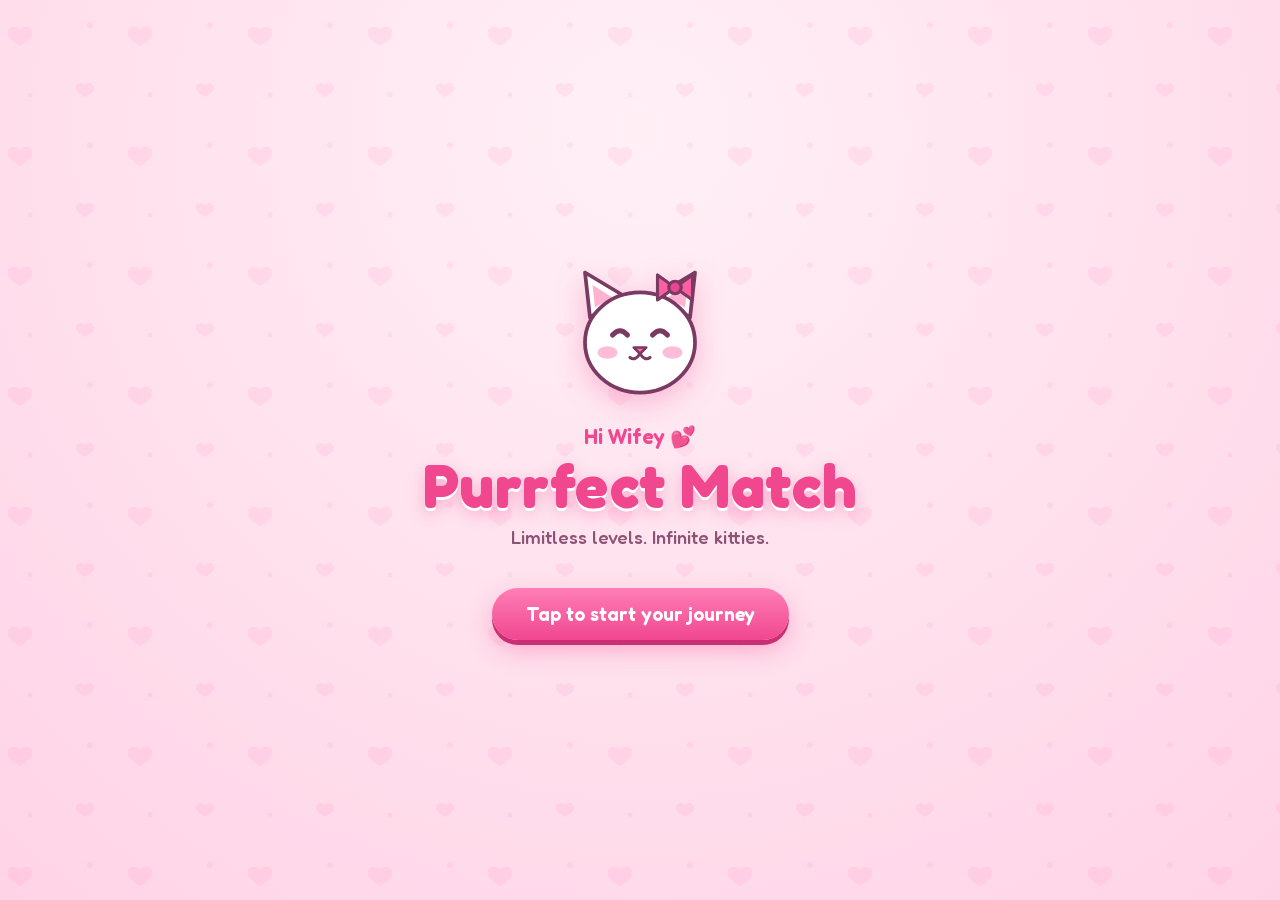
<file: index.html>
<!doctype html>
<html lang="en">
<head>
  <meta charset="utf-8">
  <script>
    // The game now lives at orangezebra.cloud (all on Cloudflare). Forward the old
    // GitHub Pages link, keeping any ?level= or #restore= part.
    if (location.hostname.endsWith("github.io")) location.replace("https://orangezebra.cloud/" + location.search + location.hash);
  </script>
  <meta name="viewport" content="width=device-width, initial-scale=1, user-scalable=no, viewport-fit=cover">
  <meta name="theme-color" content="#ff6fae">
  <title>Purrfect Match</title>
  <meta name="description" content="A cat-themed match-3 game with limitless levels.">
  <link rel="manifest" href="manifest.webmanifest">
  <link rel="icon" href="assets/icons/icon-192.png">
  <link rel="apple-touch-icon" href="assets/icons/icon-192.png">
  <link rel="preload" href="assets/fonts/fredoka-latin.woff2" as="font" type="font/woff2" crossorigin>
  <link rel="stylesheet" href="styles/main.css">
  <link rel="stylesheet" href="styles/juice.css">
  <link rel="stylesheet" href="styles/boosters.css">
</head>
<body>
  <div id="title-screen">
    <div class="floaties" aria-hidden="true">
      <span>♥</span><span>✦</span><span>♥</span><span>✿</span><span>♥</span><span>✦</span><span>♥</span><span>✿</span>
    </div>
    <div class="cat-mark" aria-hidden="true">
      <svg viewBox="0 0 120 120" width="150" height="150">
        <path d="M20 46 L16 10 L46 28 Z" fill="#fff" stroke="#7a3a62" stroke-width="3" stroke-linejoin="round"/>
        <path d="M100 46 L104 10 L74 28 Z" fill="#fff" stroke="#7a3a62" stroke-width="3" stroke-linejoin="round"/>
        <path d="M24 38 L22 20 L38 30 Z" fill="#ffb3d1"/>
        <path d="M96 38 L98 20 L82 30 Z" fill="#ffb3d1"/>
        <ellipse cx="60" cy="66" rx="44" ry="40" fill="#fff" stroke="#7a3a62" stroke-width="3"/>
        <path d="M38 60 Q44 53 50 60" stroke="#7a3a62" stroke-width="4" fill="none" stroke-linecap="round"/>
        <path d="M70 60 Q76 53 82 60" stroke="#7a3a62" stroke-width="4" fill="none" stroke-linecap="round"/>
        <ellipse cx="34" cy="74" rx="8" ry="5" fill="#ff8fc0" opacity="0.6"/>
        <ellipse cx="86" cy="74" rx="8" ry="5" fill="#ff8fc0" opacity="0.6"/>
        <path d="M55 70 L65 70 L60 75 Z" fill="#ff6fae" stroke="#7a3a62" stroke-width="2" stroke-linejoin="round"/>
        <path d="M60 75 Q56 81 52 78 M60 75 Q64 81 68 78" stroke="#7a3a62" stroke-width="2.5" fill="none" stroke-linecap="round"/>
        <path d="M88 22 L74 12 L74 32 Z M88 22 L102 12 L102 32 Z" fill="#ff5fa2" stroke="#7a3a62" stroke-width="2.5" stroke-linejoin="round"/>
        <circle cx="88" cy="22" r="5" fill="#e8458f" stroke="#7a3a62" stroke-width="2.5"/>
      </svg>
    </div>
    <p class="hello">Hi Wifey 💕</p>
    <h1>Purrfect Match</h1>
    <p class="tagline">Limitless levels. Infinite kitties.</p>
    <p class="status">Tap to play 🐾</p>
  </div>

  <canvas id="game" hidden></canvas>

  <script type="module" src="src/main.js"></script>
</body>
</html>
</file>
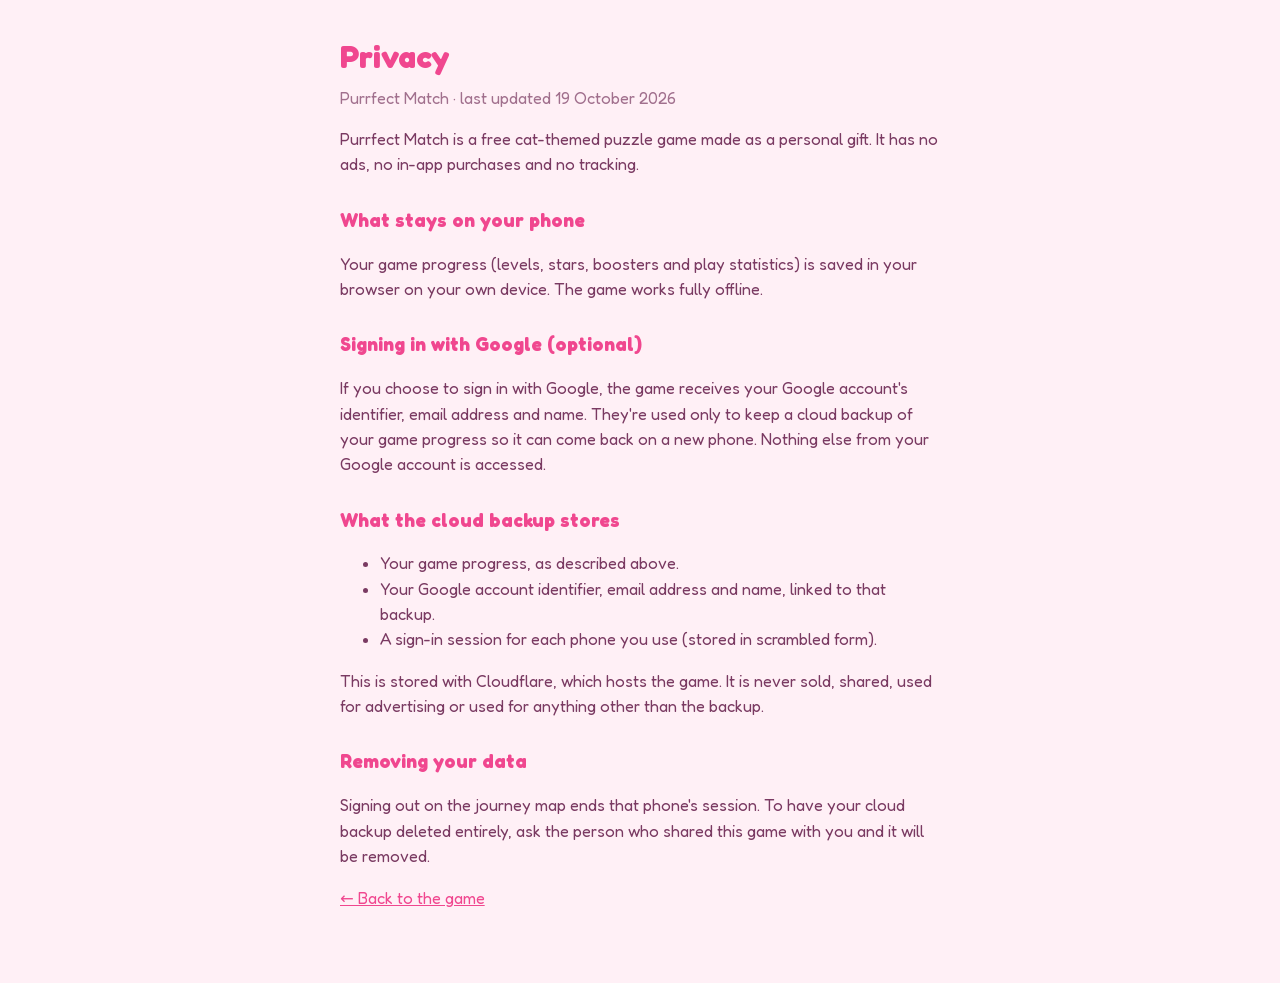
<file: privacy.html>
<!doctype html>
<html lang="en">
<head>
  <meta charset="utf-8">
  <meta name="viewport" content="width=device-width, initial-scale=1">
  <meta name="theme-color" content="#ff6fae">
  <title>Privacy — Purrfect Match</title>
  <link rel="icon" href="assets/icons/icon-192.png">
  <style>
    @font-face { font-family: "Fredoka"; src: url("assets/fonts/fredoka-latin.woff2") format("woff2"); font-weight: 400 700; }
    :root { --ink: #7a3a62; --accent: #f0478f; --bg: #fff0f6; }
    * { box-sizing: border-box; }
    body { margin: 0; font-family: "Fredoka", system-ui, sans-serif; color: var(--ink); background: var(--bg); line-height: 1.55; }
    main { max-width: 640px; margin: 0 auto; padding: 32px 20px 56px; }
    h1 { color: var(--accent); font-size: 2rem; margin: 0 0 4px; }
    h2 { color: var(--accent); font-size: 1.2rem; margin: 28px 0 6px; }
    p, li { font-size: 1.02rem; }
    .updated { opacity: 0.7; margin-top: 0; }
    a { color: var(--accent); }
  </style>
</head>
<body>
  <main>
    <h1>Privacy</h1>
    <p class="updated">Purrfect Match · last updated 19 October 2026</p>

    <p>Purrfect Match is a free cat-themed puzzle game made as a personal gift. It has no ads,
      no in-app purchases and no tracking.</p>

    <h2>What stays on your phone</h2>
    <p>Your game progress (levels, stars, boosters and play statistics) is saved in your
      browser on your own device. The game works fully offline.</p>

    <h2>Signing in with Google (optional)</h2>
    <p>If you choose to sign in with Google, the game receives your Google account's
      identifier, email address and name. They're used only to keep a cloud backup of your
      game progress so it can come back on a new phone. Nothing else from your Google
      account is accessed.</p>

    <h2>What the cloud backup stores</h2>
    <ul>
      <li>Your game progress, as described above.</li>
      <li>Your Google account identifier, email address and name, linked to that backup.</li>
      <li>A sign-in session for each phone you use (stored in scrambled form).</li>
    </ul>
    <p>This is stored with Cloudflare, which hosts the game. It is never sold, shared,
      used for advertising or used for anything other than the backup.</p>

    <h2>Removing your data</h2>
    <p>Signing out on the journey map ends that phone's session. To have your cloud backup
      deleted entirely, ask the person who shared this game with you and it will be removed.</p>

    <p><a href="./">← Back to the game</a></p>
  </main>
</body>
</html>
</file>
<file: styles/main.css>
@font-face {
  font-family: "Fredoka";
  src: url("../assets/fonts/fredoka-latin.woff2") format("woff2");
  font-weight: 400 700;
  font-display: swap;
}

:root {
  --bg: #fff0f6;
  --bg-deep: #ffd3e6;
  --ink: #7a3a62;          /* plum: softer than black, still readable */
  --accent: #ff7eb6;
  --accent-deep: #f0478f;
  --accent-shadow: #c92f72;
  --lilac: #c8a2ff;
  --card: #fffafc;
}

* { margin: 0; padding: 0; box-sizing: border-box; }

html, body {
  height: 100%;
  overflow: hidden;
  font-family: "Fredoka", "Baloo 2", system-ui, sans-serif;
  color: var(--ink);
  -webkit-tap-highlight-color: transparent;
  touch-action: manipulation;
  user-select: none;
  -webkit-user-select: none;
}

/* Soft pink gradient with a faint scatter of hearts behind everything. */
body {
  background:
    url("data:image/svg+xml,%3Csvg xmlns='http://www.w3.org/2000/svg' width='120' height='120'%3E%3Cg fill='%23ff7eb6' fill-opacity='0.12'%3E%3Cpath d='M20 30c-4-6-14-3-12 5 1 5 12 11 12 11s11-6 12-11c2-8-8-11-12-5z'/%3E%3Cpath d='M85 85c-3-4-10-2-9 4 1 4 9 8 9 8s8-4 9-8c1-6-6-8-9-4z'/%3E%3Ccircle cx='90' cy='25' r='3'/%3E%3Ccircle cx='30' cy='95' r='2.5'/%3E%3C/g%3E%3C/svg%3E"),
    radial-gradient(circle at 50% 15%, var(--bg) 0%, var(--bg-deep) 100%);
  background-color: var(--bg);
}

[hidden] { display: none !important; }

/* ---- Title screen ---- */

#title-screen {
  position: relative;
  height: 100%;
  display: flex;
  flex-direction: column;
  align-items: center;
  justify-content: center;
  gap: 10px;
  text-align: center;
  padding: 24px;
  cursor: pointer;
  overflow: hidden;
}

.cat-mark {
  animation: bob 2.4s ease-in-out infinite;
  filter: drop-shadow(0 8px 14px rgba(240, 71, 143, 0.3));
}

h1 {
  font-size: clamp(2.6rem, 11vw, 3.8rem);
  font-weight: 700;
  line-height: 1;
  color: var(--accent-deep);
  text-shadow: 0 3px 0 #fff, 0 6px 16px rgba(240, 71, 143, 0.35);
  letter-spacing: 0.5px;
}

.tagline { font-size: 1.15rem; font-weight: 500; opacity: 0.85; }

.status {
  margin-top: 30px;
  font-size: 1.2rem;
  font-weight: 600;
  color: #fff;
  background: linear-gradient(180deg, var(--accent), var(--accent-deep));
  border-radius: 999px;
  padding: 14px 34px;
  box-shadow: 0 5px 0 var(--accent-shadow), 0 10px 24px rgba(240, 71, 143, 0.35);
  animation: breathe 1.8s ease-in-out infinite;
}

.floaties { position: absolute; inset: 0; pointer-events: none; }

.floaties span {
  position: absolute;
  bottom: -40px;
  color: var(--accent);
  opacity: 0;
  animation: float-up 9s linear infinite;
}

.floaties span:nth-child(1) { left: 8%;  font-size: 26px; animation-delay: 0s; }
.floaties span:nth-child(2) { left: 22%; font-size: 18px; animation-delay: 2.5s; color: var(--lilac); }
.floaties span:nth-child(3) { left: 38%; font-size: 20px; animation-delay: 5s; }
.floaties span:nth-child(4) { left: 52%; font-size: 22px; animation-delay: 1.2s; color: #ffb3d1; }
.floaties span:nth-child(5) { left: 66%; font-size: 30px; animation-delay: 3.8s; }
.floaties span:nth-child(6) { left: 78%; font-size: 16px; animation-delay: 6.4s; color: var(--lilac); }
.floaties span:nth-child(7) { left: 90%; font-size: 22px; animation-delay: 0.6s; }
.floaties span:nth-child(8) { left: 14%; font-size: 20px; animation-delay: 7.2s; color: #ffb3d1; }

/* ---- Game ---- */

#game {
  display: block;
  position: fixed;
  inset: 0;
  width: 100vw;
  height: 100dvh;
  touch-action: none;
}

#hud {
  position: fixed;
  top: 0;
  left: 0;
  right: 0;
  display: grid;
  grid-template-columns: auto auto auto 1fr;
  gap: 8px;
  padding: calc(env(safe-area-inset-top, 0px) + 12px) 12px 0;
  max-width: 560px;
  margin: 0 auto;
  pointer-events: none;
  z-index: 2;
}

.hud-pill {
  background: #ffffffe6;
  border: 2px solid #ffc4dd;
  border-radius: 18px;
  padding: 5px 12px 6px;
  box-shadow: 0 3px 10px rgba(240, 71, 143, 0.18);
  display: flex;
  flex-direction: column;
  align-items: center;
  line-height: 1.1;
  min-width: 64px;
}

.hud-label {
  font-size: 0.7rem;
  font-weight: 600;
  text-transform: uppercase;
  letter-spacing: 0.8px;
  color: var(--accent-deep);
  opacity: 0.8;
}

.hud-value {
  font-size: 1.4rem;
  font-weight: 700;
  font-variant-numeric: tabular-nums;
}

.hud-moves .hud-value { color: var(--accent-deep); }
.hud-moves.low { animation: pulse 0.9s ease-in-out infinite; border-color: var(--accent); }

.hud-score { align-items: stretch; text-align: center; }
.hud-score .hud-value { font-size: 1.05rem; padding: 2px 0 4px; }

.hud-bar {
  height: 9px;
  border-radius: 999px;
  background: #ffe1ee;
  overflow: hidden;
}

.hud-fill {
  height: 100%;
  width: 0;
  border-radius: 999px;
  background: linear-gradient(90deg, var(--lilac), var(--accent), var(--accent-deep));
  transition: width 0.35s ease-out;
}

/* ---- Dialog ---- */

#overlay {
  position: fixed;
  inset: 0;
  display: flex;
  align-items: center;
  justify-content: center;
  padding: 24px;
  background: rgba(122, 58, 98, 0.3);
  backdrop-filter: blur(2px);
  z-index: 3;
  animation: fade-in 0.25s ease-out;
}

#overlay .card {
  position: relative;
  background: var(--card);
  border: 3px solid #ffc4dd;
  border-radius: 28px;
  padding: 34px 24px 26px;
  max-width: 340px;
  width: 100%;
  text-align: center;
  box-shadow: 0 14px 40px rgba(240, 71, 143, 0.35);
  animation: pop-in 0.35s cubic-bezier(0.2, 1.4, 0.4, 1);
}

#overlay .card::before {
  content: "♥";
  position: absolute;
  top: -26px;
  left: 50%;
  transform: translateX(-50%);
  font-size: 44px;
  line-height: 1;
  color: var(--accent);
  text-shadow: 0 3px 0 #fff;
}

#overlay:not(.win) .card::before { content: "😿"; font-size: 40px; top: -24px; text-shadow: none; }

#overlay h2 {
  font-size: 2.1rem;
  font-weight: 700;
  color: var(--ink);
  margin-bottom: 8px;
}

#overlay.win h2 { color: var(--accent-deep); }

#overlay p {
  font-size: 1.05rem;
  opacity: 0.85;
  margin-bottom: 18px;
}

#overlay .dialog-ribbon {
  opacity: 1;
  font-weight: 600;
  color: var(--accent-deep);
  background: #ffe8f2;
  border-radius: 14px;
  padding: 10px 14px;
  white-space: pre-line;
}

.dialog-stars { display: flex; justify-content: center; gap: 6px; margin: -4px 0 6px; }
.dialog-stars:empty { display: none; }

.dialog-stars span {
  font-size: 46px;
  line-height: 1;
  color: #f3d6e4;
  text-shadow: 0 2px 0 #fff;
}

.dialog-stars span:nth-child(2) { font-size: 58px; transform: translateY(-8px); }

.dialog-stars span.on {
  color: #ffc23d;
  text-shadow: 0 3px 0 #e89a1c, 0 0 14px rgba(255, 194, 61, 0.6);
  animation: star-pop 0.45s cubic-bezier(0.2, 1.6, 0.4, 1) both;
}

.dialog-stars span.on:nth-child(2) { animation-name: star-pop-mid; }

.dialog-actions { display: flex; gap: 10px; justify-content: center; }

#overlay button, .j-btn, .j-play {
  font: inherit;
  font-size: 1.2rem;
  font-weight: 700;
  color: #fff;
  background: linear-gradient(180deg, var(--accent), var(--accent-deep));
  border: 0;
  border-radius: 999px;
  padding: 12px 30px;
  box-shadow: 0 5px 0 var(--accent-shadow);
  cursor: pointer;
}

#overlay button:active, .j-btn:active, .j-play:active { transform: translateY(3px); box-shadow: 0 2px 0 var(--accent-shadow); }

#overlay button.secondary, .j-btn.secondary {
  color: var(--accent-deep);
  background: #fff;
  border: 2px solid #ffc4dd;
  box-shadow: 0 4px 0 #ffc4dd;
  padding: 10px 22px;
}

/* ---- HUD goals + toast ---- */

.hud-goals {
  display: flex;
  justify-content: center;
  gap: 8px;
  padding-top: 2px;
}

.hud-goal {
  display: inline-flex;
  align-items: center;
  gap: 2px;
  font-size: 1.15rem;
  line-height: 1.2;
}

.hud-goal b { font-size: 1.1rem; font-variant-numeric: tabular-nums; }
.hud-goal.done b { color: #2fb36d; }

#toast {
  position: fixed;
  left: 50%;
  top: var(--toast-y, 34%);
  transform: translate(-50%, -50%);
  z-index: 3;
  width: max-content;
  max-width: calc(100vw - 48px);
  text-align: center;
  font-size: 1.3rem;
  font-weight: 700;
  line-height: 1.3;
  color: var(--accent-deep);
  background: #fffafcf2;
  border: 3px solid #ffc4dd;
  border-radius: 22px;
  padding: 14px 22px;
  box-shadow: 0 10px 30px rgba(240, 71, 143, 0.3);
  pointer-events: none;
}

#toast small {
  display: block;
  margin-top: 4px;
  font-size: 0.9rem;
  font-weight: 600;
  color: var(--ink);
  opacity: 0.8;
}

#toast.show { animation: toast-life 2.6s ease-in-out both; }

@keyframes toast-life {
  0% { opacity: 0; transform: translate(-50%, -40%) scale(0.85); }
  12% { opacity: 1; transform: translate(-50%, -50%) scale(1.04); }
  20% { transform: translate(-50%, -50%) scale(1); }
  82% { opacity: 1; }
  100% { opacity: 0; transform: translate(-50%, -60%); }
}

/* ---- HUD map button ---- */

.hud-map {
  pointer-events: auto;
  font: inherit;
  font-size: 0.7rem;
  font-weight: 600;
  text-transform: uppercase;
  letter-spacing: 0.6px;
  color: var(--accent-deep);
  background: #ffffffe6;
  border: 2px solid #ffc4dd;
  border-radius: 18px;
  box-shadow: 0 3px 10px rgba(240, 71, 143, 0.18);
  display: flex;
  flex-direction: column;
  align-items: center;
  justify-content: center;
  padding: 4px 9px;
  cursor: pointer;
}

/* ---- Title greeting ---- */

.hello {
  font-size: 1.3rem;
  font-weight: 600;
  color: var(--accent-deep);
  margin-bottom: -4px;
}

/* ---- Journey map ---- */

#journey {
  position: fixed;
  inset: 0;
  display: flex;
  flex-direction: column;
  z-index: 1;
}

.j-head {
  padding: calc(env(safe-area-inset-top, 0px) + 12px) 14px 10px;
  background: linear-gradient(180deg, #fff0f6f2 70%, #fff0f600);
  z-index: 2;
}

.j-title { display: flex; align-items: center; justify-content: space-between; margin-bottom: 8px; }

.j-hello {
  font-size: 1.6rem;
  font-weight: 700;
  color: var(--accent-deep);
  text-shadow: 0 2px 0 #fff;
}

.j-icon {
  font-size: 1.3rem;
  width: 44px;
  height: 44px;
  border-radius: 50%;
  border: 2px solid #ffc4dd;
  background: #fff;
  box-shadow: 0 3px 10px rgba(240, 71, 143, 0.18);
  cursor: pointer;
}

.j-cloud {
  display: block;
  margin: -4px 0 8px;
  padding: 0;
  border: 0;
  background: none;
  font: inherit;
  font-size: 0.85rem;
  font-weight: 600;
  color: var(--ink);
  opacity: 0.75;
  cursor: pointer;
}

.j-status {
  font-weight: 600;
  color: var(--accent-deep);
  background: #ffe8f2;
  border-radius: 14px;
  padding: 8px 12px;
}

.j-chips {
  width: 100%;
  display: grid;
  grid-template-columns: repeat(3, 1fr);
  gap: 8px;
  border: 0;
  background: none;
  font: inherit;
  color: inherit;
  cursor: pointer;
}

.chip {
  background: #ffffffe6;
  border: 2px solid #ffc4dd;
  border-radius: 16px;
  padding: 5px 4px;
  display: flex;
  flex-direction: column;
  align-items: center;
  line-height: 1.15;
}

.chip b { font-size: 1.05rem; }
.chip small { font-size: 0.68rem; text-transform: uppercase; letter-spacing: 0.6px; color: var(--accent-deep); opacity: 0.8; }

.j-reminder {
  margin-top: 8px;
  width: 100%;
  font: inherit;
  font-size: 0.9rem;
  font-weight: 600;
  color: #fff;
  background: linear-gradient(90deg, var(--lilac), var(--accent));
  border: 0;
  border-radius: 14px;
  padding: 9px 12px;
  cursor: pointer;
  animation: breathe 2.4s ease-in-out infinite;
}

.j-scroll {
  flex: 1;
  overflow-y: auto;
  -webkit-overflow-scrolling: touch;
  overscroll-behavior: contain;
}

.j-trail { position: relative; max-width: 480px; margin: 0 auto; }

.j-path {
  position: absolute;
  inset: 0;
  width: 100%;
  height: 100%;
  overflow: visible;
}

.j-path path {
  fill: none;
  stroke: #ffb3d1;
  stroke-width: 10;
  stroke-linecap: round;
  stroke-linejoin: round;
  stroke-dasharray: 2 16;
}

.j-world {
  position: absolute;
  left: 50%;
  transform: translateX(-50%);
  white-space: nowrap;
  font-size: 1.05rem;
  font-weight: 700;
  color: #fff;
  background: linear-gradient(90deg, var(--accent), var(--lilac));
  border-radius: 999px;
  padding: 6px 22px 8px;
  box-shadow: 0 4px 12px rgba(240, 71, 143, 0.3);
  text-align: center;
  line-height: 1.1;
}

.j-world small { display: block; font-size: 0.65rem; letter-spacing: 1px; text-transform: uppercase; opacity: 0.9; }

.j-node {
  position: absolute;
  transform: translateX(-50%);
  width: 56px;
  height: 56px;
  border-radius: 50%;
  font: inherit;
  font-weight: 700;
  font-size: 1.1rem;
  cursor: pointer;
  display: flex;
  align-items: center;
  justify-content: center;
}

.j-node.done {
  color: #fff;
  background: radial-gradient(circle at 35% 30%, #ffa8cd, var(--accent-deep));
  border: 3px solid #fff;
  box-shadow: 0 4px 0 var(--accent-shadow), 0 6px 14px rgba(240, 71, 143, 0.3);
}

.j-node.current {
  width: 70px;
  height: 70px;
  margin-top: -7px;
  font-size: 1.3rem;
  color: var(--accent-deep);
  background: #fff;
  border: 4px solid var(--accent);
  box-shadow: 0 0 0 6px #ffd3e6, 0 8px 20px rgba(240, 71, 143, 0.45);
  animation: breathe 1.6s ease-in-out infinite;
}

.j-node.locked {
  color: #d9a9c0;
  background: #fff8fb;
  border: 3px dashed #ffc4dd;
  cursor: default;
}

.j-num { position: relative; z-index: 1; }
.j-node .j-num { font-size: 0.95em; }
.j-node.done .j-num, .j-node.locked .j-num { font-size: clamp(0.7rem, 3.4vw, 1.05rem); }

.j-stars {
  position: absolute;
  top: 100%;
  left: 50%;
  transform: translateX(-50%);
  margin-top: 1px;
  font-size: 17px;
  line-height: 1;
  letter-spacing: -1px;
  color: #ffc23d;
  text-shadow: 0 1px 0 #e89a1c;
  white-space: nowrap;
}

.j-stars i { font-style: normal; color: #f3d6e4; text-shadow: none; }

.j-goal {
  position: absolute;
  top: 100%;
  left: 50%;
  transform: translateX(-50%);
  margin-top: 2px;
  font-size: 15px;
  line-height: 1;
  white-space: nowrap;
  opacity: 0.9;
}

.j-node.current .j-goal { font-size: 18px; margin-top: 4px; }

.j-badge {
  position: absolute;
  left: 100%;
  margin-left: 6px;
  white-space: nowrap;
  font-size: 0.75rem;
  font-weight: 600;
  color: var(--accent-deep);
  background: #fff;
  border-radius: 999px;
  padding: 2px 8px;
  box-shadow: 0 2px 6px rgba(240, 71, 143, 0.2);
}

.j-avatar {
  position: absolute;
  bottom: 100%;
  margin-bottom: 4px;
  width: 58px;
  height: 58px;
  animation: bob 2.4s ease-in-out infinite;
  filter: drop-shadow(0 4px 6px rgba(240, 71, 143, 0.35));
  pointer-events: none;
}

.j-avatar svg { width: 100%; height: 100%; }

.j-earlier {
  position: absolute;
  left: 50%;
  transform: translateX(-50%);
  font: inherit;
  font-weight: 600;
  color: var(--accent-deep);
  background: #fff;
  border: 2px solid #ffc4dd;
  border-radius: 999px;
  padding: 8px 18px;
  cursor: pointer;
}

.j-foot {
  padding: 10px 16px calc(env(safe-area-inset-bottom, 0px) + 16px);
  display: flex;
  justify-content: center;
  background: linear-gradient(0deg, #ffd3e6f2 60%, #ffd3e600);
}

.j-play { font-size: 1.3rem; padding: 14px 40px; animation: breathe 1.8s ease-in-out infinite; }

/* ---- Journey sheets (stats, backup, restore) ---- */

.j-sheet {
  position: fixed;
  inset: 0;
  display: flex;
  align-items: flex-end;
  justify-content: center;
  background: rgba(122, 58, 98, 0.3);
  z-index: 4;
  animation: fade-in 0.2s ease-out;
}

.j-sheet-card {
  position: relative;
  width: 100%;
  max-width: 480px;
  max-height: 88dvh;
  overflow-y: auto;
  background: var(--card);
  border-radius: 28px 28px 0 0;
  padding: 26px 22px calc(env(safe-area-inset-bottom, 0px) + 24px);
  box-shadow: 0 -10px 40px rgba(240, 71, 143, 0.3);
  animation: slide-up 0.3s cubic-bezier(0.2, 1.2, 0.4, 1);
  text-align: center;
  user-select: text;
  -webkit-user-select: text;
}

.j-sheet-card h2 { font-size: 1.6rem; color: var(--accent-deep); margin-bottom: 10px; padding: 0 36px; }
.j-sheet-card p { margin-bottom: 14px; line-height: 1.4; }
.j-sheet-card .j-btn { margin: 4px 4px 10px; }

.j-close {
  position: absolute;
  top: 12px;
  right: 14px;
  width: 36px;
  height: 36px;
  border-radius: 50%;
  border: 0;
  background: #ffe8f2;
  color: var(--accent-deep);
  font-size: 1.4rem;
  line-height: 1;
  cursor: pointer;
}

.j-small { font-size: 0.88rem; opacity: 0.75; }

.j-google { display: flex; justify-content: center; min-height: 44px; margin: 6px 0 4px; }

.j-link {
  font: inherit;
  font-size: 0.9rem;
  font-weight: 600;
  color: var(--accent-deep);
  background: none;
  border: 0;
  text-decoration: underline;
  cursor: pointer;
  padding: 8px;
}

.j-stats { list-style: none; text-align: left; margin-bottom: 14px; }

.j-stats li {
  display: flex;
  justify-content: space-between;
  gap: 10px;
  padding: 9px 4px;
  border-bottom: 1px dashed #ffc4dd;
}

.j-stats b { color: var(--accent-deep); text-align: right; }
.j-next { font-size: 0.95rem; }

.j-restore { text-align: left; margin-top: 6px; }
.j-restore summary { cursor: pointer; font-weight: 600; color: var(--accent-deep); text-align: center; padding: 6px; }

.j-restore textarea {
  width: 100%;
  font: inherit;
  font-size: 0.9rem;
  border: 2px solid #ffc4dd;
  border-radius: 14px;
  padding: 10px;
  margin-bottom: 8px;
  color: var(--ink);
  background: #fff;
  resize: vertical;
}

.j-restore .j-btn { display: block; margin: 0 auto 8px; }

@keyframes star-pop { from { transform: scale(0) rotate(-40deg); opacity: 0; } }
@keyframes star-pop-mid { from { transform: translateY(-8px) scale(0) rotate(-40deg); opacity: 0; } to { transform: translateY(-8px); } }
@keyframes slide-up { from { transform: translateY(100%); } }

@keyframes bob {
  0%, 100% { transform: translateY(0) rotate(-2deg); }
  50% { transform: translateY(-10px) rotate(2deg); }
}

@keyframes breathe {
  0%, 100% { transform: scale(1); }
  50% { transform: scale(1.05); }
}

@keyframes float-up {
  0% { transform: translateY(0) rotate(0deg); opacity: 0; }
  10% { opacity: 0.7; }
  90% { opacity: 0.5; }
  100% { transform: translateY(-110vh) rotate(40deg); opacity: 0; }
}

@keyframes pulse {
  0%, 100% { transform: scale(1); }
  50% { transform: scale(1.08); }
}

@keyframes fade-in { from { opacity: 0; } }
@keyframes pop-in { from { transform: scale(0.7); opacity: 0; } }
</file>
<file: styles/juice.css>
/* juice.css — M2 additions to the HUD: the sound toggle, and a fifth HUD column for it. */

#hud {
  grid-template-columns: auto auto auto 1fr auto;
  gap: 6px;
}

/* Keep "14,900 / 14,900" on one line at 375px. */
.hud-score .hud-value {
  font-size: clamp(0.8rem, 3.7vw, 1.05rem);
  white-space: nowrap;
}

.hud-sound {
  pointer-events: auto;
  min-width: 0;
  width: 38px;
  justify-content: center;
  padding: 0;
  font: inherit;
  color: var(--accent-deep);
  cursor: pointer;
}

.hud-sound:active { transform: scale(0.92); }
.hud-sound .cross { display: none; }
.hud-sound.muted { color: #c9a3b9; }
.hud-sound.muted .waves { display: none; }
.hud-sound.muted .cross { display: inline; }
</file>
<file: styles/boosters.css>
/* boosters.css — M4: the booster tray under the board and the "+5 moves" offer. */

#booster-tray {
  position: fixed;
  left: 0;
  right: 0;
  bottom: 0;
  display: flex;
  justify-content: center;
  gap: 10px;
  padding: 8px 12px calc(env(safe-area-inset-bottom, 0px) + 12px);
  max-width: 560px;
  margin: 0 auto;
  z-index: 2;
}

.booster {
  position: relative;
  flex: 1 1 0;
  max-width: 116px;
  display: flex;
  flex-direction: column;
  align-items: center;
  gap: 1px;
  font: inherit;
  color: var(--ink);
  background: #ffffffe6;
  border: 2px solid #ffc4dd;
  border-radius: 18px;
  padding: 6px 8px 5px;
  box-shadow: 0 4px 0 #ffc4dd, 0 3px 10px rgba(240, 71, 143, 0.18);
  cursor: pointer;
  transition: transform 0.12s, opacity 0.2s;
}

.booster:active:not(:disabled) { transform: translateY(3px); box-shadow: 0 1px 0 #ffc4dd; }
.booster:disabled { cursor: default; }
.booster.empty { opacity: 0.45; filter: grayscale(0.6); }

.booster-icon { font-size: 1.5rem; line-height: 1.1; }

.booster-name {
  font-size: 0.7rem;
  font-weight: 600;
  text-transform: uppercase;
  letter-spacing: 0.8px;
  color: var(--accent-deep);
}

.booster-count {
  position: absolute;
  top: -8px;
  right: -6px;
  min-width: 24px;
  height: 24px;
  padding: 0 6px;
  border-radius: 999px;
  background: linear-gradient(180deg, var(--accent), var(--accent-deep));
  color: #fff;
  font-size: 0.85rem;
  line-height: 24px;
  font-variant-numeric: tabular-nums;
  box-shadow: 0 2px 0 var(--accent-shadow);
}

.booster.empty .booster-count { background: #d9b8c9; box-shadow: none; }

/* Paw Swipe waiting for her to pick a cat. */
.booster.armed {
  border-color: var(--accent-deep);
  background: #ffe1ee;
  animation: pulse 0.9s ease-in-out infinite;
}

canvas.aiming { cursor: crosshair; }

/* "Keep going with +5 moves" sits on its own row above Map / Try again. */
.dialog-actions { flex-wrap: wrap; }

#overlay button.booster-offer {
  flex-basis: 100%;
  font-size: 1.05rem;
  padding: 12px 18px;
  background: linear-gradient(180deg, #d4b5ff, #a774f0);
  box-shadow: 0 5px 0 #7d4cc4;
}

#overlay button.booster-offer:active { box-shadow: 0 2px 0 #7d4cc4; }
</file>
